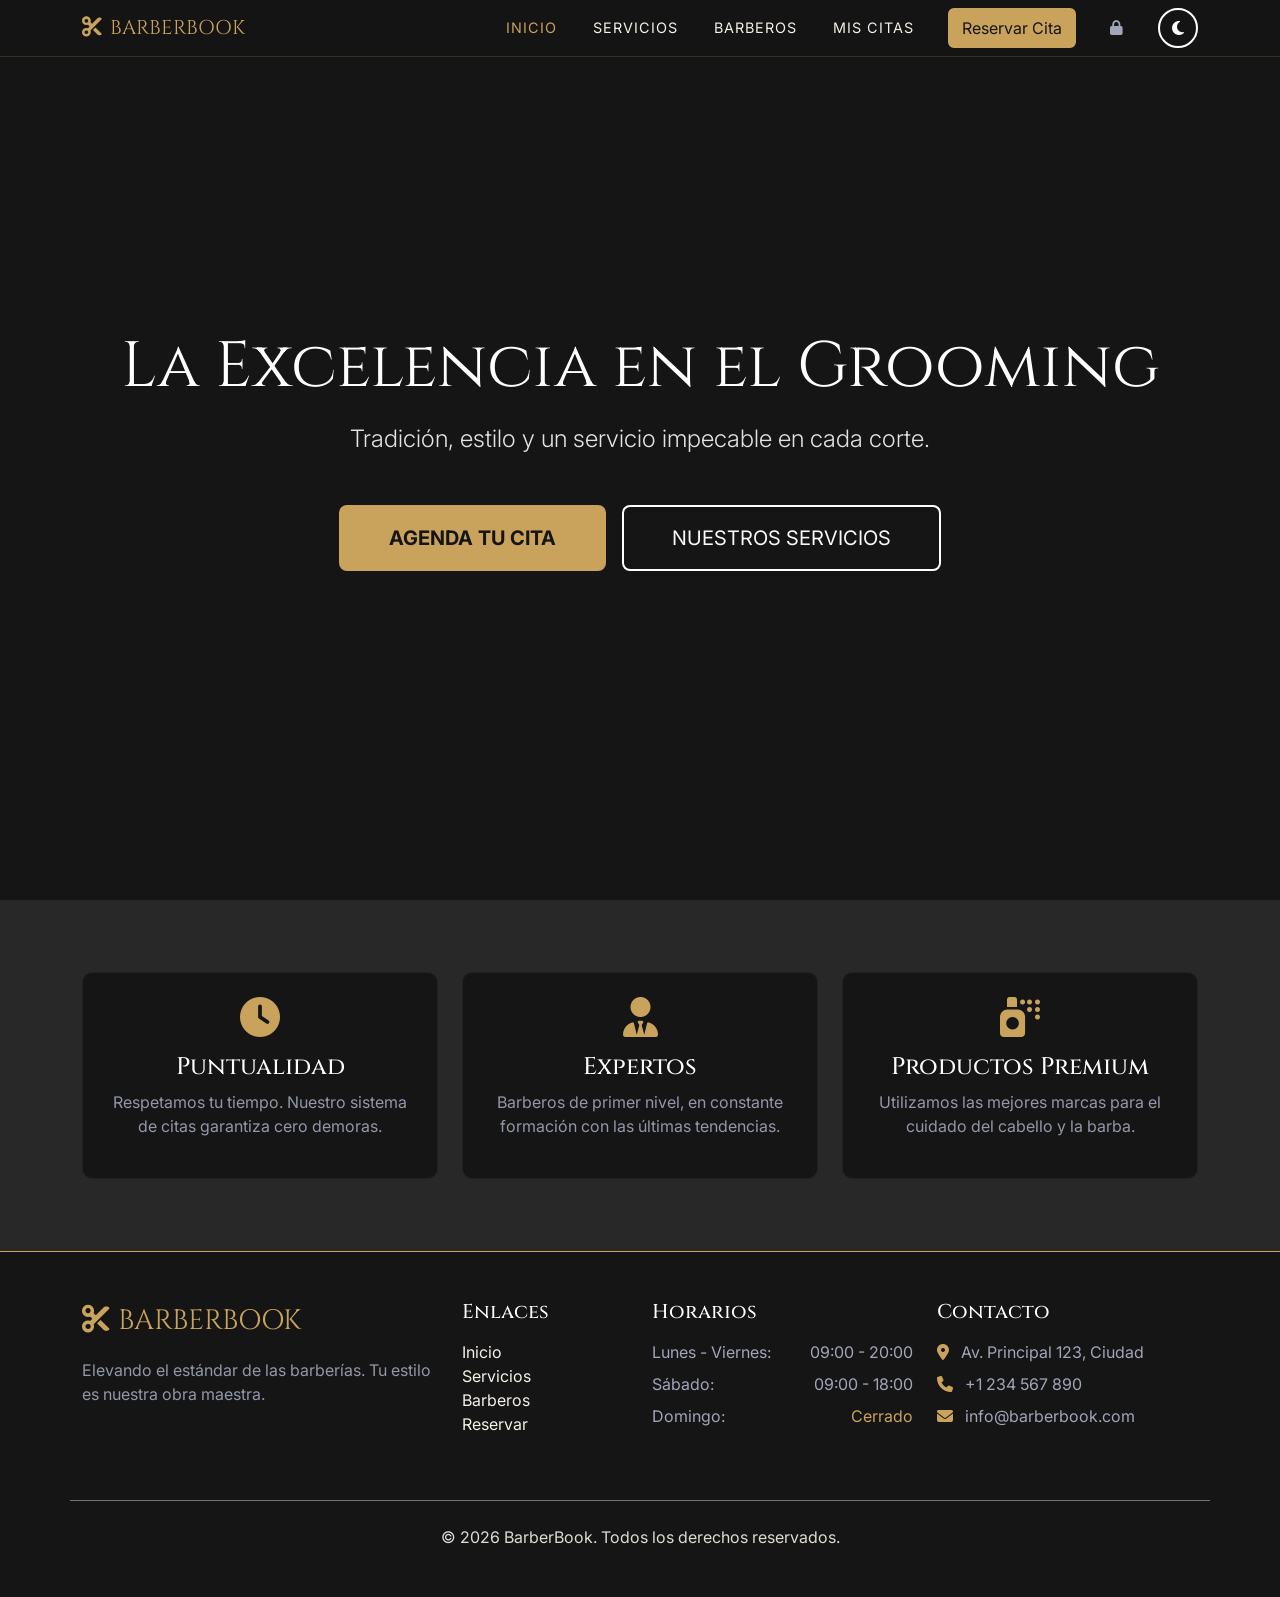
<file: index.html>
<!DOCTYPE html>
<html lang="es">
<head>
    <meta charset="UTF-8">
    <meta name="viewport" content="width=device-width, initial-scale=1.0">
    <title>BarberBook | Barbería Premium</title>
    
    <!-- Google Fonts -->
    <link rel="preconnect" href="https://fonts.googleapis.com">
    <link rel="preconnect" href="https://fonts.gstatic.com" crossorigin>
    <link href="https://fonts.googleapis.com/css2?family=Cinzel:wght@400;600;700&family=Inter:wght@300;400;600&display=swap" rel="stylesheet">
    
    <!-- Bootstrap 5 CSS -->
    <link href="https://cdn.jsdelivr.net/npm/bootstrap@5.3.2/dist/css/bootstrap.min.css" rel="stylesheet">
    
    <!-- Custom CSS -->
    <link rel="stylesheet" href="assets/css/styles.css">
    
    <!-- FontAwesome for Icons -->
    <link rel="stylesheet" href="https://cdnjs.cloudflare.com/ajax/libs/font-awesome/6.4.2/css/all.min.css">
</head>
<body>

    <!-- Navbar -->
    <nav class="navbar navbar-expand-lg fixed-top premium-navbar">
        <div class="container">
            <a class="navbar-brand text-gold brand-font" href="index.html">
                <i class="fa-solid fa-scissors me-2"></i>BARBERBOOK
            </a>
            <button class="navbar-toggler custom-toggler" type="button" data-bs-toggle="collapse" data-bs-toggle="collapse" data-bs-target="#navbarNav" aria-controls="navbarNav" aria-expanded="false" aria-label="Toggle navigation">
                <span class="navbar-toggler-icon"></span>
            </button>
            <div class="collapse navbar-collapse" id="navbarNav">
                <ul class="navbar-nav ms-auto align-items-center">
                    <li class="nav-item">
                        <a class="nav-link active" href="index.html">Inicio</a>
                    </li>
                    <li class="nav-item">
                        <a class="nav-link" href="pages/servicios.html">Servicios</a>
                    </li>
                    <li class="nav-item">
                        <a class="nav-link" href="pages/barberos.html">Barberos</a>
                    </li>
                    <li class="nav-item">
                        <a class="nav-link" href="pages/mis-citas.html">Mis Citas</a>
                    </li>
                    <li class="nav-item ms-lg-3 mt-3 mt-lg-0">
                        <a class="btn btn-gold" href="pages/reservar.html">Reservar Cita</a>
                    </li>
                    <li class="nav-item ms-lg-3 mt-3 mt-lg-0">
                        <a class="nav-link text-muted" href="pages/admin/dashboard.html" title="Panel Administrativo"><i class="fa-solid fa-lock"></i></a>
                    </li>
                    <li class="nav-item ms-lg-3 mt-3 mt-lg-0">
                        <button id="theme-toggle" class="btn btn-outline-light rounded-circle" style="width: 40px; height: 40px; padding: 0;" onclick="toggleTheme()" title="Cambiar Tema">
                            <i class="fa-solid fa-moon"></i>
                        </button>
                    </li>
                </ul>
            </div>
        </div>
    </nav>

    <script>
        // Set initial icon on load based on theme
        document.addEventListener('DOMContentLoaded', () => {
            const current = document.documentElement.getAttribute('data-theme');
            const icon = document.querySelector('#theme-toggle i');
            if(icon && current === 'light') {
                icon.classList.remove('fa-moon');
                icon.classList.add('fa-sun');
            }
        });
    </script>

    <!-- Hero Section -->
    <header class="hero-section d-flex align-items-center justify-content-center text-center">
        <div class="hero-overlay"></div>
        <div class="container position-relative z-1 hero-content">
            <h1 class="display-3 brand-font text-white mb-3">La Excelencia en el Grooming</h1>
            <p class="lead text-light mb-5 fs-4">Tradición, estilo y un servicio impecable en cada corte.</p>
            <div class="d-flex flex-column flex-sm-row justify-content-center gap-3">
                <a href="pages/reservar.html" class="btn btn-gold btn-lg py-3 px-5 text-uppercase fw-bold">Agenda tu Cita</a>
                <a href="pages/servicios.html" class="btn btn-outline-light btn-lg py-3 px-5 text-uppercase">Nuestros Servicios</a>
            </div>
        </div>
    </header>

    <!-- Destacados / Features -->
    <section class="py-5 feature-section bg-darker">
        <div class="container py-4">
            <div class="row g-4 text-center">
                <div class="col-md-4">
                    <div class="feature-card p-4">
                        <i class="fa-solid fa-clock fs-1 text-gold mb-3"></i>
                        <h4 class="brand-font text-white">Puntualidad</h4>
                        <p class="text-muted">Respetamos tu tiempo. Nuestro sistema de citas garantiza cero demoras.</p>
                    </div>
                </div>
                <div class="col-md-4">
                    <div class="feature-card p-4">
                        <i class="fa-solid fa-user-tie fs-1 text-gold mb-3"></i>
                        <h4 class="brand-font text-white">Expertos</h4>
                        <p class="text-muted">Barberos de primer nivel, en constante formación con las últimas tendencias.</p>
                    </div>
                </div>
                <div class="col-md-4">
                    <div class="feature-card p-4">
                        <i class="fa-solid fa-spray-can fs-1 text-gold mb-3"></i>
                        <h4 class="brand-font text-white">Productos Premium</h4>
                        <p class="text-muted">Utilizamos las mejores marcas para el cuidado del cabello y la barba.</p>
                    </div>
                </div>
            </div>
        </div>
    </section>

    <!-- Footer -->
    <footer class="footer-section py-5 bg-black border-top border-gold">
        <div class="container">
            <div class="row gy-4">
                <div class="col-lg-4 col-md-6">
                    <a class="navbar-brand text-gold brand-font fs-3 d-inline-block mb-3" href="#">
                        <i class="fa-solid fa-scissors me-2"></i>BARBERBOOK
                    </a>
                    <p class="text-muted">Elevando el estándar de las barberías. Tu estilo es nuestra obra maestra.</p>
                </div>
                <div class="col-lg-2 col-md-6">
                    <h5 class="text-white mb-3">Enlaces</h5>
                    <ul class="list-unstyled footer-links">
                        <li><a href="index.html">Inicio</a></li>
                        <li><a href="pages/servicios.html">Servicios</a></li>
                        <li><a href="pages/barberos.html">Barberos</a></li>
                        <li><a href="pages/reservar.html">Reservar</a></li>
                    </ul>
                </div>
                <div class="col-lg-3 col-md-6">
                    <h5 class="text-white mb-3">Horarios</h5>
                    <ul class="list-unstyled text-muted">
                        <li class="d-flex justify-content-between mb-2"><span>Lunes - Viernes:</span> <span>09:00 - 20:00</span></li>
                        <li class="d-flex justify-content-between mb-2"><span>Sábado:</span> <span>09:00 - 18:00</span></li>
                        <li class="d-flex justify-content-between"><span>Domingo:</span> <span class="text-gold">Cerrado</span></li>
                    </ul>
                </div>
                <div class="col-lg-3 col-md-6">
                    <h5 class="text-white mb-3">Contacto</h5>
                    <ul class="list-unstyled text-muted">
                        <li class="mb-2"><i class="fa-solid fa-location-dot me-2 text-gold"></i> Av. Principal 123, Ciudad</li>
                        <li class="mb-2"><i class="fa-solid fa-phone me-2 text-gold"></i> +1 234 567 890</li>
                        <li><i class="fa-solid fa-envelope me-2 text-gold"></i> info@barberbook.com</li>
                    </ul>
                </div>
            </div>
            <div class="row mt-5">
                <div class="col-12 text-center text-muted border-top border-secondary pt-4">
                    <p class="mb-0">&copy; 2026 BarberBook. Todos los derechos reservados.</p>
                </div>
            </div>
        </div>
    </footer>

    <!-- Bootstrap JS -->
    <script src="https://cdn.jsdelivr.net/npm/bootstrap@5.3.2/dist/js/bootstrap.bundle.min.js"></script>
    <!-- Custom JS -->
    <script src="assets/js/storage.js"></script>
    <script src="assets/js/app.js"></script>
</body>
</html>
</file>
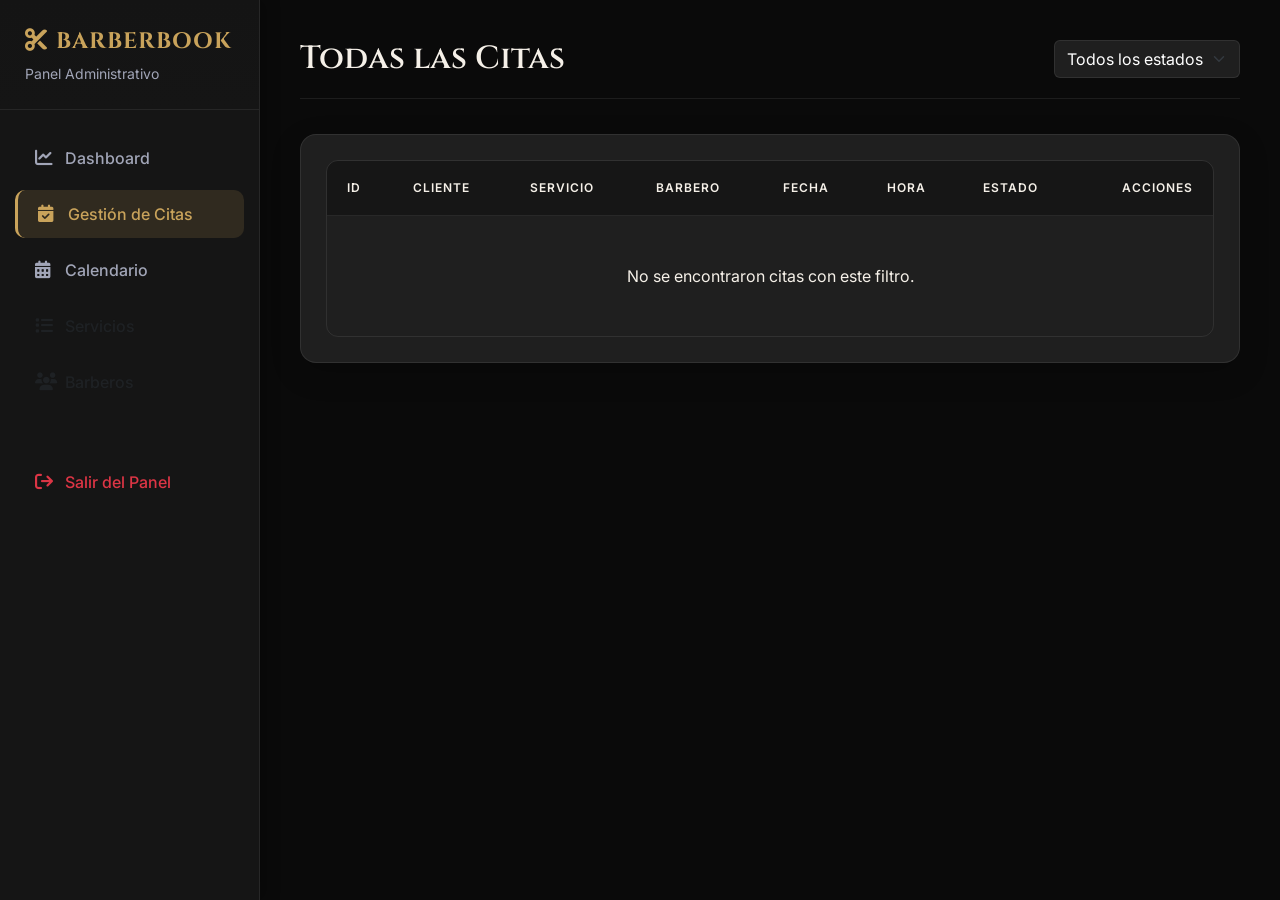
<file: pages/admin/citas.html>
<!DOCTYPE html>
<html lang="es">
<head>
    <meta charset="UTF-8">
    <meta name="viewport" content="width=device-width, initial-scale=1.0">
    <title>Gestión de Citas | BarberBook Admin</title>
    
    <link href="https://fonts.googleapis.com/css2?family=Inter:wght@300;400;500;600;700&display=swap" rel="stylesheet">
    <link href="https://cdn.jsdelivr.net/npm/bootstrap@5.3.2/dist/css/bootstrap.min.css" rel="stylesheet">
    <link rel="stylesheet" href="../../assets/css/admin.css">
    <link rel="stylesheet" href="https://cdnjs.cloudflare.com/ajax/libs/font-awesome/6.4.2/css/all.min.css">
</head>
<body>

    <!-- Sidebar Overlay -->
    <div class="sidebar-overlay" id="sidebarOverlay"></div>

    <!-- Sidebar -->
    <div class="admin-sidebar" id="adminSidebar">
        <div class="brand">
            <div>
                <a href="../../index.html" class="text-decoration-none brand-text">
                    <i class="fa-solid fa-scissors me-2"></i>BARBERBOOK
                </a>
                <p class="small text-muted mb-0 mt-1" style="color: #a1a5b7 !important;">Panel Administrativo</p>
            </div>
            <button class="btn-close-sidebar" id="btnCloseSidebar"><i class="fa-solid fa-xmark"></i></button>
        </div>
        
        <ul class="nav flex-column nav-admin">
            <li class="nav-item">
                <a class="nav-link" href="dashboard.html">
                    <i class="fa-solid fa-chart-line"></i> Dashboard
                </a>
            </li>
            <li class="nav-item">
                <a class="nav-link active" href="citas.html">
                    <i class="fa-solid fa-calendar-check"></i> Gestión de Citas
                </a>
            </li>
            <li class="nav-item">
                <a class="nav-link" href="calendario.html">
                    <i class="fa-solid fa-calendar-days"></i> Calendario
                </a>
            </li>
            <li class="nav-item">
                <a class="nav-link text-muted" href="#" onclick="alert('Módulo en desarrollo.'); return false;">
                    <i class="fa-solid fa-list"></i> Servicios
                </a>
            </li>
            <li class="nav-item">
                <a class="nav-link text-muted" href="#" onclick="alert('Módulo en desarrollo.'); return false;">
                    <i class="fa-solid fa-users"></i> Barberos
                </a>
            </li>
            <li class="nav-item mt-5">
                <a class="nav-link text-danger" href="../../index.html">
                    <i class="fa-solid fa-arrow-right-from-bracket"></i> Salir del Panel
                </a>
            </li>
        </ul>
    </div>

    <!-- Main Content -->
    <div class="admin-main">
        <div class="admin-header">
            <div class="d-flex align-items-center">
                <button class="admin-toggler-btn" id="btnToggleSidebar"><i class="fa-solid fa-bars"></i></button>
                <h2 class="admin-title">Todas las Citas</h2>
            </div>
            <div>
                <select class="form-select text-white" style="background-color: #1f1f1f; border: 1px solid rgba(255, 255, 255, 0.08);" id="filtro-estado">
                    <option value="todas">Todos los estados</option>
                    <option value="pendiente">Pendientes</option>
                    <option value="completada">Completadas</option>
                    <option value="cancelada">Canceladas</option>
                </select>
            </div>
        </div>

        <div class="admin-card">
            <div class="table-responsive">
                <table class="table table-admin mb-0">
                    <thead>
                        <tr>
                            <th>ID</th>
                            <th>Cliente</th>
                            <th>Servicio</th>
                            <th>Barbero</th>
                            <th>Fecha</th>
                            <th>Hora</th>
                            <th>Estado</th>
                            <th class="text-end">Acciones</th>
                        </tr>
                    </thead>
                    <tbody id="tabla-todas-citas">
                        <!-- Inyectado por JS -->
                    </tbody>
                </table>
            </div>
        </div>
    </div>

    <!-- Modal Confirmación -->
    <div class="modal fade" id="confirmarAccionModal" tabindex="-1" aria-hidden="true">
        <div class="modal-dialog modal-dialog-centered">
            <div class="modal-content" style="background-color: #1f1f1f; border: 1px solid rgba(201, 163, 91, 0.3);">
                <div class="modal-header border-secondary">
                    <h5 class="modal-title" style="color: #C9A35B; font-family: 'Cinzel', serif;" id="modalAccionTitulo">Confirmar Acción</h5>
                    <button type="button" class="btn-close btn-close-white" data-bs-dismiss="modal" aria-label="Close"></button>
                </div>
                <div class="modal-body text-white">
                    <p id="modalAccionMensaje">¿Estás seguro de continuar?</p>
                    <input type="hidden" id="input-accion-id">
                    <input type="hidden" id="input-accion-tipo">
                </div>
                <div class="modal-footer border-secondary">
                    <button type="button" class="btn btn-outline-light" data-bs-dismiss="modal">Cancelar</button>
                    <button type="button" class="btn btn-gold" id="btn-confirmar-accion">Confirmar</button>
                </div>
            </div>
        </div>
    </div>

    <script src="https://cdn.jsdelivr.net/npm/bootstrap@5.3.2/dist/js/bootstrap.bundle.min.js"></script>
    <script src="../../assets/js/admin.js"></script>
</body>
</html>
</file>
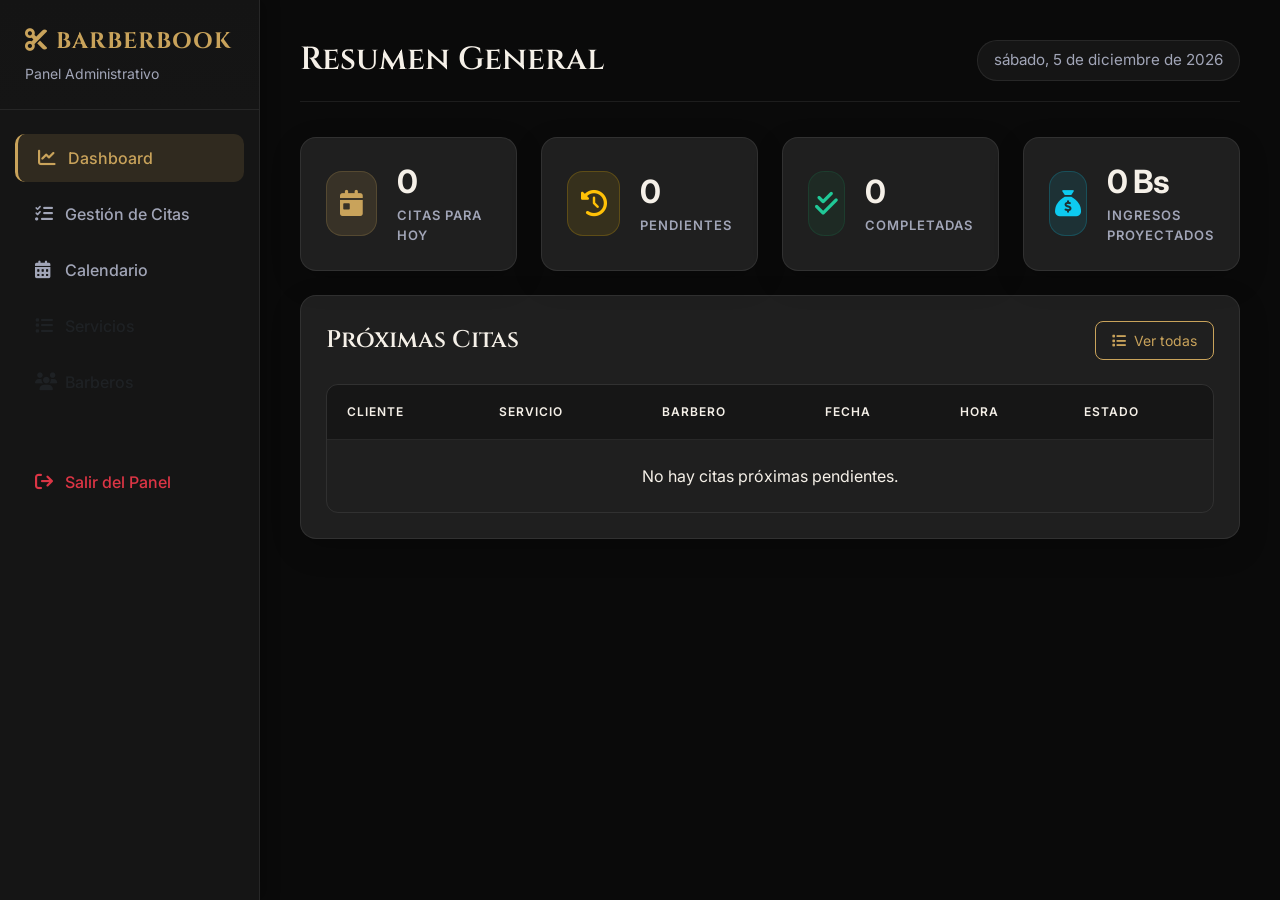
<file: pages/admin/dashboard.html>
<!DOCTYPE html>
<html lang="es">
<head>
    <meta charset="UTF-8">
    <meta name="viewport" content="width=device-width, initial-scale=1.0">
    <title>Dashboard | BarberBook Admin</title>
    
    <!-- Google Fonts -->
    <link href="https://fonts.googleapis.com/css2?family=Inter:wght@300;400;500;600;700&display=swap" rel="stylesheet">
    
    <!-- Bootstrap 5 CSS -->
    <link href="https://cdn.jsdelivr.net/npm/bootstrap@5.3.2/dist/css/bootstrap.min.css" rel="stylesheet">
    
    <!-- Admin Custom CSS -->
    <link rel="stylesheet" href="../../assets/css/admin.css">
    
    <!-- FontAwesome -->
    <link rel="stylesheet" href="https://cdnjs.cloudflare.com/ajax/libs/font-awesome/6.4.2/css/all.min.css">
</head>
<body>

    <!-- Sidebar Overlay -->
    <div class="sidebar-overlay" id="sidebarOverlay"></div>

    <!-- Sidebar -->
    <div class="admin-sidebar" id="adminSidebar">
        <div class="brand">
            <div>
                <a href="../../index.html" class="text-decoration-none brand-text">
                    <i class="fa-solid fa-scissors me-2"></i>BARBERBOOK
                </a>
                <p class="small text-muted mb-0 mt-1" style="color: #a1a5b7 !important;">Panel Administrativo</p>
            </div>
            <button class="btn-close-sidebar" id="btnCloseSidebar"><i class="fa-solid fa-xmark"></i></button>
        </div>
        
        <ul class="nav flex-column nav-admin">
            <li class="nav-item">
                <a class="nav-link active" href="dashboard.html">
                    <i class="fa-solid fa-chart-line"></i> Dashboard
                </a>
            </li>
            <li class="nav-item">
                <a class="nav-link" href="citas.html">
                    <i class="fa-solid fa-list-check"></i> Gestión de Citas
                </a>
            </li>
            <li class="nav-item">
                <a class="nav-link" href="calendario.html">
                    <i class="fa-solid fa-calendar-days"></i> Calendario
                </a>
            </li>
            <li class="nav-item">
                <a class="nav-link text-muted" href="#" onclick="alert('Módulo en desarrollo para la próxima versión.'); return false;">
                    <i class="fa-solid fa-list"></i> Servicios
                </a>
            </li>
            <li class="nav-item">
                <a class="nav-link text-muted" href="#" onclick="alert('Módulo en desarrollo para la próxima versión.'); return false;">
                    <i class="fa-solid fa-users"></i> Barberos
                </a>
            </li>
            <li class="nav-item mt-5">
                <a class="nav-link text-danger" href="../../index.html">
                    <i class="fa-solid fa-arrow-right-from-bracket"></i> Salir del Panel
                </a>
            </li>
        </ul>
    </div>

    <!-- Main Content -->
    <div class="admin-main">
        <div class="admin-header">
            <div class="d-flex align-items-center">
                <button class="admin-toggler-btn" id="btnToggleSidebar"><i class="fa-solid fa-bars"></i></button>
                <h2 class="admin-title">Resumen General</h2>
            </div>
            <div id="fecha-actual"><i class="fa-regular fa-calendar me-2"></i>...</div>
        </div>

        <!-- Stats Row -->
        <div class="row g-4 mb-4">
            <div class="col-md-3">
                <div class="admin-card stat-card">
                    <div class="stat-icon">
                        <i class="fa-solid fa-calendar-day"></i>
                    </div>
                    <div class="stat-details">
                        <h3 id="stat-hoy">0</h3>
                        <p>Citas para Hoy</p>
                    </div>
                </div>
            </div>
            <div class="col-md-3">
                <div class="admin-card stat-card">
                    <div class="stat-icon warning">
                        <i class="fa-solid fa-clock-rotate-left"></i>
                    </div>
                    <div class="stat-details">
                        <h3 id="stat-pendientes">0</h3>
                        <p>Pendientes</p>
                    </div>
                </div>
            </div>
            <div class="col-md-3">
                <div class="admin-card stat-card">
                    <div class="stat-icon success">
                        <i class="fa-solid fa-check-double"></i>
                    </div>
                    <div class="stat-details">
                        <h3 id="stat-completadas">0</h3>
                        <p>Completadas</p>
                    </div>
                </div>
            </div>
            <div class="col-md-3">
                <div class="admin-card stat-card">
                    <div class="stat-icon info">
                        <i class="fa-solid fa-sack-dollar"></i>
                    </div>
                    <div class="stat-details">
                        <h3 id="stat-ingresos">0 Bs</h3>
                        <p>Ingresos Proyectados</p>
                    </div>
                </div>
            </div>
        </div>

        <!-- Recent Appointments -->
        <div class="admin-card">
            <div class="d-flex justify-content-between align-items-center mb-4">
                <h4 class="admin-title fs-4">Próximas Citas</h4>
                <a href="citas.html" class="btn btn-outline-gold btn-sm"><i class="fa-solid fa-list me-2"></i>Ver todas</a>
            </div>
            <div class="table-responsive">
                <table class="table table-admin mb-0">
                    <thead>
                        <tr>
                            <th>Cliente</th>
                            <th>Servicio</th>
                            <th>Barbero</th>
                            <th>Fecha</th>
                            <th>Hora</th>
                            <th>Estado</th>
                        </tr>
                    </thead>
                    <tbody id="tabla-proximas-citas">
                        <!-- Citas inyectadas con JS -->
                    </tbody>
                </table>
            </div>
        </div>
    </div>

    <!-- JS -->
    <script src="https://cdn.jsdelivr.net/npm/bootstrap@5.3.2/dist/js/bootstrap.bundle.min.js"></script>
    <script src="../../assets/js/admin.js"></script>
</body>
</html>
</file>
<file: assets/css/styles.css>
/* 
    BarberBook Stylesheet
    Palette:
    Darkest: #151515
    Dark: #282828
    Gold: #C9A35B
    Light/Off-white: #F5F0E8
    White: #FFFFFF
*/

:root {
    --bg-black: #151515;
    --bg-darker: #282828;
    --gold: #C9A35B;
    --gold-hover: #b59250;
    --off-white: #F5F0E8;
    --white: #FFFFFF;
    --font-brand: 'Cinzel', serif;
    --font-body: 'Inter', sans-serif;
}

[data-theme="light"] {
    --bg-black: #F5F0E8;
    --bg-darker: #FFFFFF;
    --off-white: #151515;
    --white: #282828;
    /* Hero section text should probably stay white because of the dark overlay, but we'll leave it simple for now */
}

/* Override Bootstrap Utility Classes for Light Theme */
[data-theme="light"] .text-white,
[data-theme="light"] .text-light {
    color: var(--white) !important;
}
[data-theme="light"] .bg-black {
    background-color: var(--bg-black) !important;
}
[data-theme="light"] .bg-dark {
    background-color: var(--bg-darker) !important;
}
[data-theme="light"] .text-muted {
    color: #666666 !important;
}
[data-theme="light"] .form-control,
[data-theme="light"] .form-select {
    color: var(--white) !important;
}
[data-theme="light"] .premium-navbar {
    background-color: rgba(245, 240, 232, 0.98) !important;
    border-bottom: 1px solid rgba(201, 163, 91, 0.4) !important;
}
[data-theme="light"] .hero-section .text-white,
[data-theme="light"] .hero-section .text-light,
[data-theme="light"] .hero-section p {
    color: #FFFFFF !important;
}
[data-theme="light"] .footer-section .text-muted {
    color: #888888 !important;
}
[data-theme="light"] .admin-card,
[data-theme="light"] .admin-sidebar {
    background-color: #FFFFFF;
}
[data-theme="light"] #theme-toggle {
    color: var(--white) !important;
    border-color: var(--white) !important;
}
[data-theme="light"] #theme-toggle:hover {
    background-color: var(--white) !important;
    color: var(--bg-black) !important;
}

body {
    background-color: var(--bg-black);
    color: var(--off-white);
    font-family: var(--font-body);
}

.brand-font {
    font-family: var(--font-brand);
}

.text-gold {
    color: var(--gold) !important;
}

.bg-darker {
    background-color: var(--bg-darker) !important;
}

.bg-black {
    background-color: var(--bg-black) !important;
}

.border-gold {
    border-color: var(--gold) !important;
}

/* Fix text contrast for dark background */
.text-muted {
    color: #a1a5b7 !important;
}

::-webkit-input-placeholder {
    color: #a1a5b7 !important;
}
::-moz-placeholder {
    color: #a1a5b7 !important;
}
:-ms-input-placeholder {
    color: #a1a5b7 !important;
}
::placeholder {
    color: #a1a5b7 !important;
}

/* Typography */
h1, h2, h3, h4, h5, h6 {
    font-family: var(--font-brand);
    color: var(--white);
}

p {
    color: var(--off-white);
    opacity: 0.9;
}

/* Buttons */
.btn-gold {
    background-color: var(--gold);
    color: var(--bg-black);
    border: 2px solid var(--gold);
    transition: all 0.3s ease;
}

.btn-gold:hover {
    background-color: transparent;
    color: var(--gold);
    border: 2px solid var(--gold);
}

.btn-outline-light {
    border: 2px solid var(--white);
    transition: all 0.3s ease;
}

.btn-outline-light:hover {
    background-color: var(--white);
    color: var(--bg-black);
}

/* Navbar */
.premium-navbar {
    background-color: rgba(21, 21, 21, 0.95);
    backdrop-filter: blur(10px);
    border-bottom: 1px solid rgba(201, 163, 91, 0.2);
    transition: all 0.3s ease;
}

.premium-navbar .nav-link {
    color: var(--off-white);
    text-transform: uppercase;
    font-size: 0.9rem;
    letter-spacing: 1px;
    margin: 0 10px;
    transition: color 0.3s ease;
}

.premium-navbar .nav-link:hover, .premium-navbar .nav-link.active {
    color: var(--gold);
}

.custom-toggler {
    border-color: var(--gold);
}
.custom-toggler .navbar-toggler-icon {
    background-image: url("data:image/svg+xml;charset=utf8,%3Csvg viewBox='0 0 32 32' xmlns='http://www.w3.org/2000/svg'%3E%3Cpath stroke='rgba(201, 163, 91, 1)' stroke-width='2' stroke-linecap='round' stroke-miterlimit='10' d='M4 8h24M4 16h24M4 24h24'/%3E%3C/svg%3E");
}

/* Hero Section */
.hero-section {
    position: relative;
    height: 100vh;
    background-image: url('https://images.unsplash.com/photo-1585747860715-2ba37e788b70?ixlib=rb-4.0.3&auto=format&fit=crop&w=1920&q=80');
    background-size: cover;
    background-position: center;
    background-attachment: fixed;
}

.hero-overlay {
    position: absolute;
    top: 0;
    left: 0;
    width: 100%;
    height: 100%;
    background: linear-gradient(to bottom, rgba(21, 21, 21, 0.7), rgba(21, 21, 21, 0.95));
}

.hero-content {
    animation: fadeIn 1.5s ease-out;
}

@keyframes fadeIn {
    from { opacity: 0; transform: translateY(20px); }
    to { opacity: 1; transform: translateY(0); }
}

/* Features */
.feature-card {
    background-color: var(--bg-black);
    border-radius: 10px;
    border: 1px solid rgba(255,255,255,0.05);
    transition: transform 0.3s ease, border-color 0.3s ease;
    height: 100%;
}

.feature-card:hover {
    transform: translateY(-10px);
    border-color: var(--gold);
}

/* Footer links */
.footer-links a {
    color: var(--off-white);
    text-decoration: none;
    transition: color 0.3s ease;
}

.footer-links a:hover {
    color: var(--gold);
}
</file>
<file: assets/css/admin.css>
/* admin.css - Rediseño Premium para BarberBook */

@import url('https://fonts.googleapis.com/css2?family=Inter:wght@300;400;500;600;700&family=Cinzel:wght@600;700&display=swap');

:root {
    --bg-main: #0a0a0a;
    --bg-panel: #151515;
    --bg-card: #1f1f1f;
    --gold: #C9A35B;
    --gold-light: rgba(201, 163, 91, 0.15);
    --text-main: #F5F0E8;
    --text-muted: #a1a5b7;
    --border-color: rgba(255, 255, 255, 0.08);
}

body {
    background-color: var(--bg-main);
    color: var(--text-main);
    font-family: 'Inter', sans-serif;
    overflow-x: hidden;
}

/* Sidebar */
.admin-sidebar {
    position: fixed;
    top: 0;
    left: 0;
    height: 100vh;
    width: 260px;
    background-color: var(--bg-panel);
    border-right: 1px solid var(--border-color);
    z-index: 1050;
    padding-top: 0;
    transition: transform 0.3s cubic-bezier(0.4, 0, 0.2, 1);
    box-shadow: 4px 0 15px rgba(0,0,0,0.3);
}

.admin-sidebar .brand {
    padding: 25px;
    border-bottom: 1px solid var(--border-color);
    margin-bottom: 20px;
    display: flex;
    justify-content: space-between;
    align-items: center;
    background: linear-gradient(180deg, rgba(20,20,20,1) 0%, rgba(21,21,21,1) 100%);
}

.brand-text {
    color: var(--gold) !important;
    font-family: 'Cinzel', serif;
    font-size: 1.4rem;
    font-weight: 700;
    letter-spacing: 1px;
}

.nav-admin .nav-item {
    margin: 4px 15px;
}

.nav-admin .nav-link {
    color: var(--text-muted);
    padding: 12px 20px;
    border-radius: 10px;
    transition: all 0.3s ease;
    font-weight: 500;
    display: flex;
    align-items: center;
}

.nav-admin .nav-link:hover {
    background-color: rgba(255, 255, 255, 0.03);
    color: var(--text-main);
    transform: translateX(4px);
}

.nav-admin .nav-link.active {
    background-color: var(--gold-light);
    color: var(--gold);
    border-left: 3px solid var(--gold);
}

.nav-admin .nav-link i {
    width: 30px;
    font-size: 1.1rem;
}

/* Main Content */
.admin-main {
    margin-left: 260px;
    padding: 40px;
    min-height: 100vh;
    transition: margin-left 0.3s ease-in-out;
}

/* Header */
.admin-header {
    margin-bottom: 35px;
    padding-bottom: 20px;
    border-bottom: 1px solid var(--border-color);
    display: flex;
    justify-content: space-between;
    align-items: center;
}

.admin-title {
    font-family: 'Cinzel', serif;
    color: var(--text-main);
    font-weight: 600;
    margin: 0;
}

#fecha-actual {
    color: var(--text-muted);
    font-size: 0.95rem;
    background: var(--bg-panel);
    padding: 8px 16px;
    border-radius: 20px;
    border: 1px solid var(--border-color);
}

/* Cards */
.admin-card {
    background-color: var(--bg-card);
    border: 1px solid var(--border-color);
    border-radius: 16px;
    padding: 25px;
    height: 100%;
    box-shadow: 0 10px 30px rgba(0,0,0,0.2);
    transition: transform 0.3s ease, border-color 0.3s ease;
}

.admin-card:hover {
    transform: translateY(-5px);
    border-color: rgba(201, 163, 91, 0.3);
}

.stat-card {
    display: flex;
    align-items: center;
}

.stat-icon {
    width: 65px;
    height: 65px;
    border-radius: 16px;
    display: flex;
    align-items: center;
    justify-content: center;
    font-size: 26px;
    background-color: var(--gold-light);
    color: var(--gold);
    margin-right: 20px;
    box-shadow: inset 0 0 0 1px rgba(201, 163, 91, 0.2);
}

.stat-icon.warning { background-color: rgba(255, 193, 7, 0.1); color: #ffc107; box-shadow: inset 0 0 0 1px rgba(255, 193, 7, 0.2); }
.stat-icon.success { background-color: rgba(25, 135, 84, 0.1); color: #20c997; box-shadow: inset 0 0 0 1px rgba(25, 135, 84, 0.2); }
.stat-icon.info { background-color: rgba(13, 202, 240, 0.1); color: #0dcaf0; box-shadow: inset 0 0 0 1px rgba(13, 202, 240, 0.2); }

.stat-details h3 {
    color: var(--text-main);
    margin: 0 0 5px 0;
    font-size: 32px;
    font-weight: 700;
    letter-spacing: -1px;
}

.stat-details p {
    margin: 0;
    color: var(--text-muted);
    font-size: 13px;
    text-transform: uppercase;
    letter-spacing: 1px;
    font-weight: 600;
}

/* Tables */
.table-responsive {
    border-radius: 12px;
    overflow: hidden;
    border: 1px solid var(--border-color);
}

.table-admin {
    margin: 0;
    color: var(--text-muted);
    background-color: transparent;
}

.table-admin thead {
    background-color: rgba(0,0,0,0.3);
}

.table-admin th {
    color: var(--text-main);
    font-weight: 600;
    border-bottom: 1px solid var(--border-color) !important;
    padding: 18px 20px;
    text-transform: uppercase;
    font-size: 12px;
    letter-spacing: 1px;
    background-color: transparent !important;
}

.table-admin td {
    border-bottom: 1px solid var(--border-color);
    padding: 18px 20px;
    vertical-align: middle;
    background-color: transparent !important;
    color: var(--text-main);
}

.table-admin tr:last-child td {
    border-bottom: none;
}

.table-admin tr:hover td {
    background-color: rgba(201, 163, 91, 0.05) !important;
}

/* Badges */
.badge-admin {
    padding: 8px 12px;
    border-radius: 8px;
    font-weight: 600;
    font-size: 12px;
    letter-spacing: 0.5px;
}

.badge-admin.bg-warning {
    background-color: rgba(255, 193, 7, 0.15) !important;
    color: #ffc107 !important;
    border: 1px solid rgba(255, 193, 7, 0.3);
}

.badge-admin.bg-success {
    background-color: rgba(25, 135, 84, 0.15) !important;
    color: #20c997 !important;
    border: 1px solid rgba(25, 135, 84, 0.3);
}

.badge-admin.bg-danger {
    background-color: rgba(220, 53, 69, 0.15) !important;
    color: #dc3545 !important;
    border: 1px solid rgba(220, 53, 69, 0.3);
}

.badge-admin.bg-secondary {
    background-color: rgba(161, 165, 183, 0.15) !important;
    color: #a1a5b7 !important;
    border: 1px solid rgba(161, 165, 183, 0.3);
}

/* Buttons */
.btn-gold {
    background-color: var(--gold);
    color: #000;
    font-weight: 600;
    border: none;
    padding: 8px 16px;
    border-radius: 8px;
    transition: all 0.3s;
}

.btn-gold:hover {
    background-color: #b59250;
    transform: translateY(-2px);
}

.btn-outline-gold {
    border: 1px solid var(--gold);
    color: var(--gold);
    background: transparent;
    padding: 8px 16px;
    border-radius: 8px;
    transition: all 0.3s;
}

.btn-outline-gold:hover {
    background: var(--gold);
    color: #000;
}

/* Responsive adjustments */
.admin-toggler-btn {
    display: none;
    background: transparent;
    border: none;
    color: var(--gold);
    font-size: 26px;
    cursor: pointer;
    padding: 0;
    margin-right: 20px;
}

.btn-close-sidebar {
    display: none;
    background: transparent;
    border: none;
    color: var(--text-muted);
    font-size: 24px;
    cursor: pointer;
}

@media (max-width: 992px) {
    .admin-sidebar {
        transform: translateX(-100%);
    }
    .admin-sidebar.show {
        transform: translateX(0);
    }
    .admin-main {
        margin-left: 0;
        padding: 20px 15px;
    }
    .admin-toggler-btn, .btn-close-sidebar {
        display: block;
    }
    .sidebar-overlay {
        position: fixed;
        top: 0;
        left: 0;
        width: 100vw;
        height: 100vh;
        background: rgba(0, 0, 0, 0.7);
        backdrop-filter: blur(3px);
        z-index: 1040;
        display: none;
    }
    .sidebar-overlay.show {
        display: block;
    }
    .admin-header {
        flex-direction: column;
        align-items: flex-start;
        gap: 15px;
    }
}
</file>
